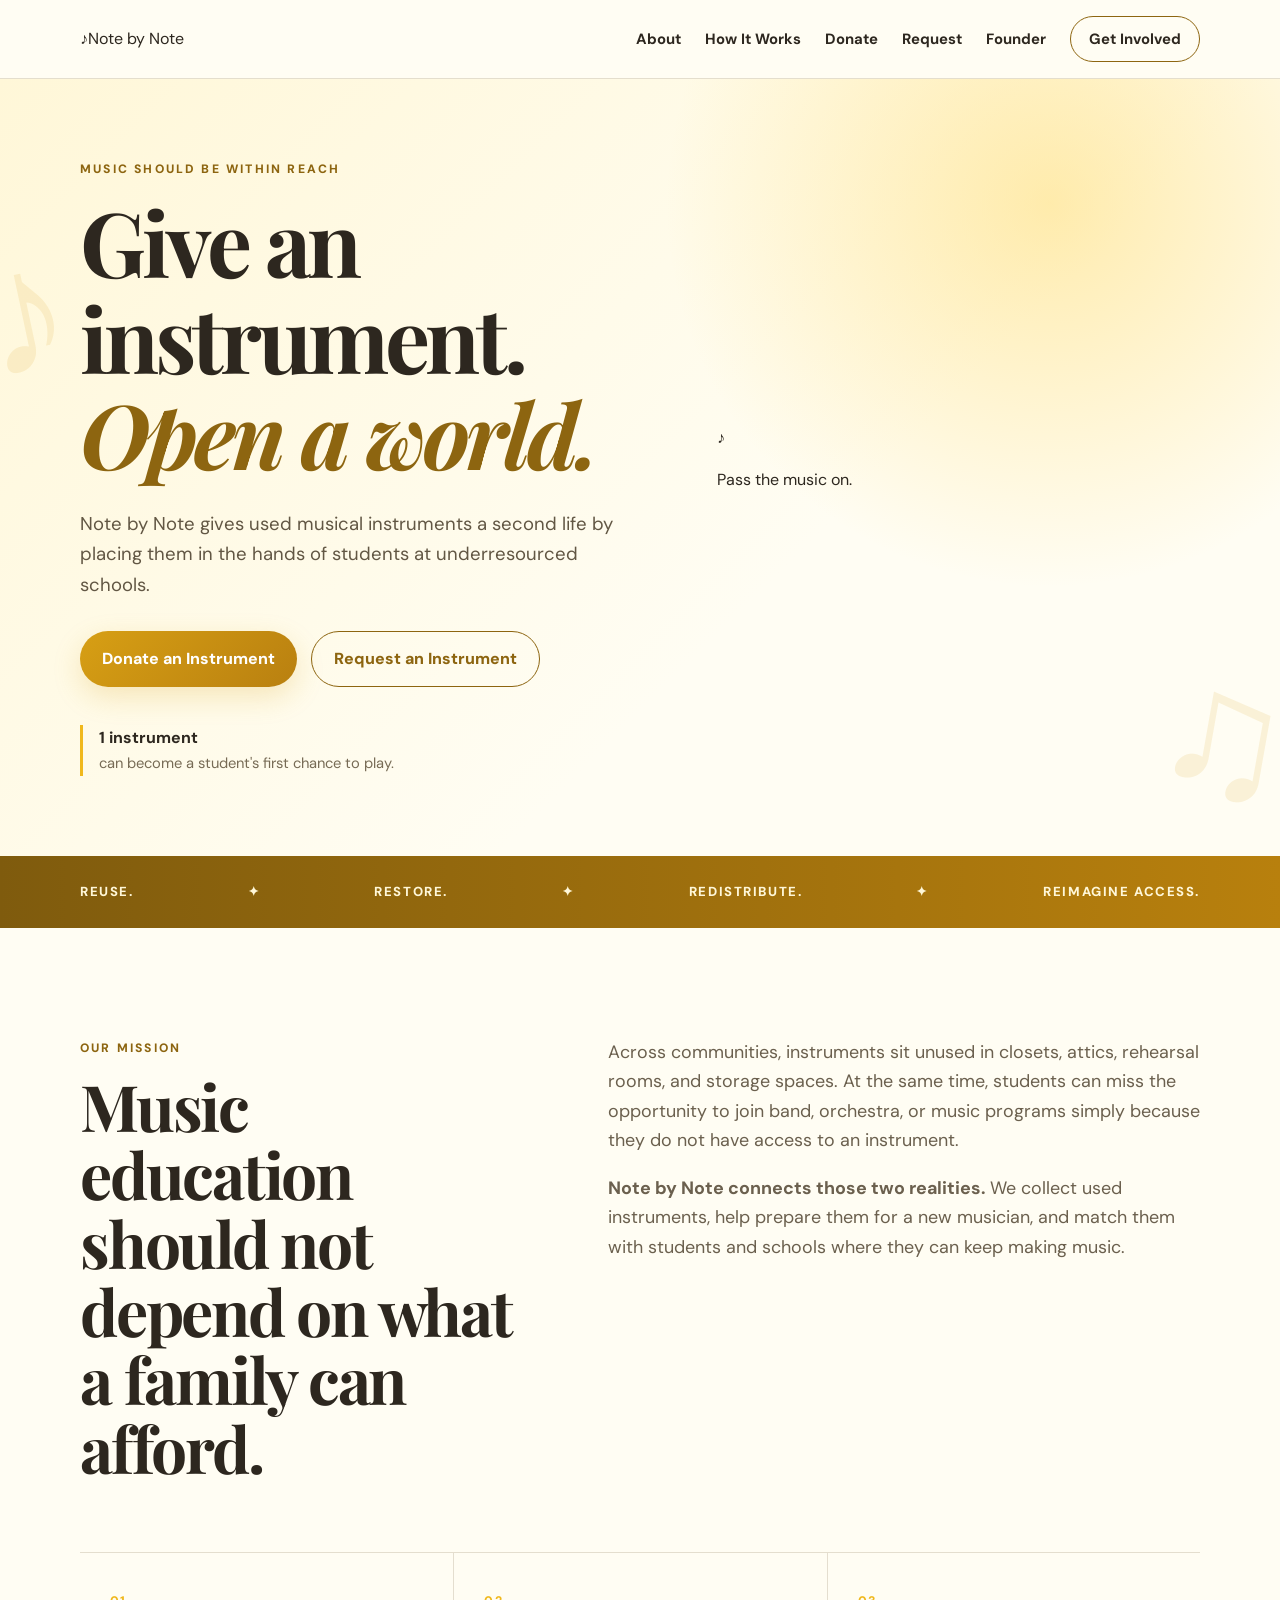
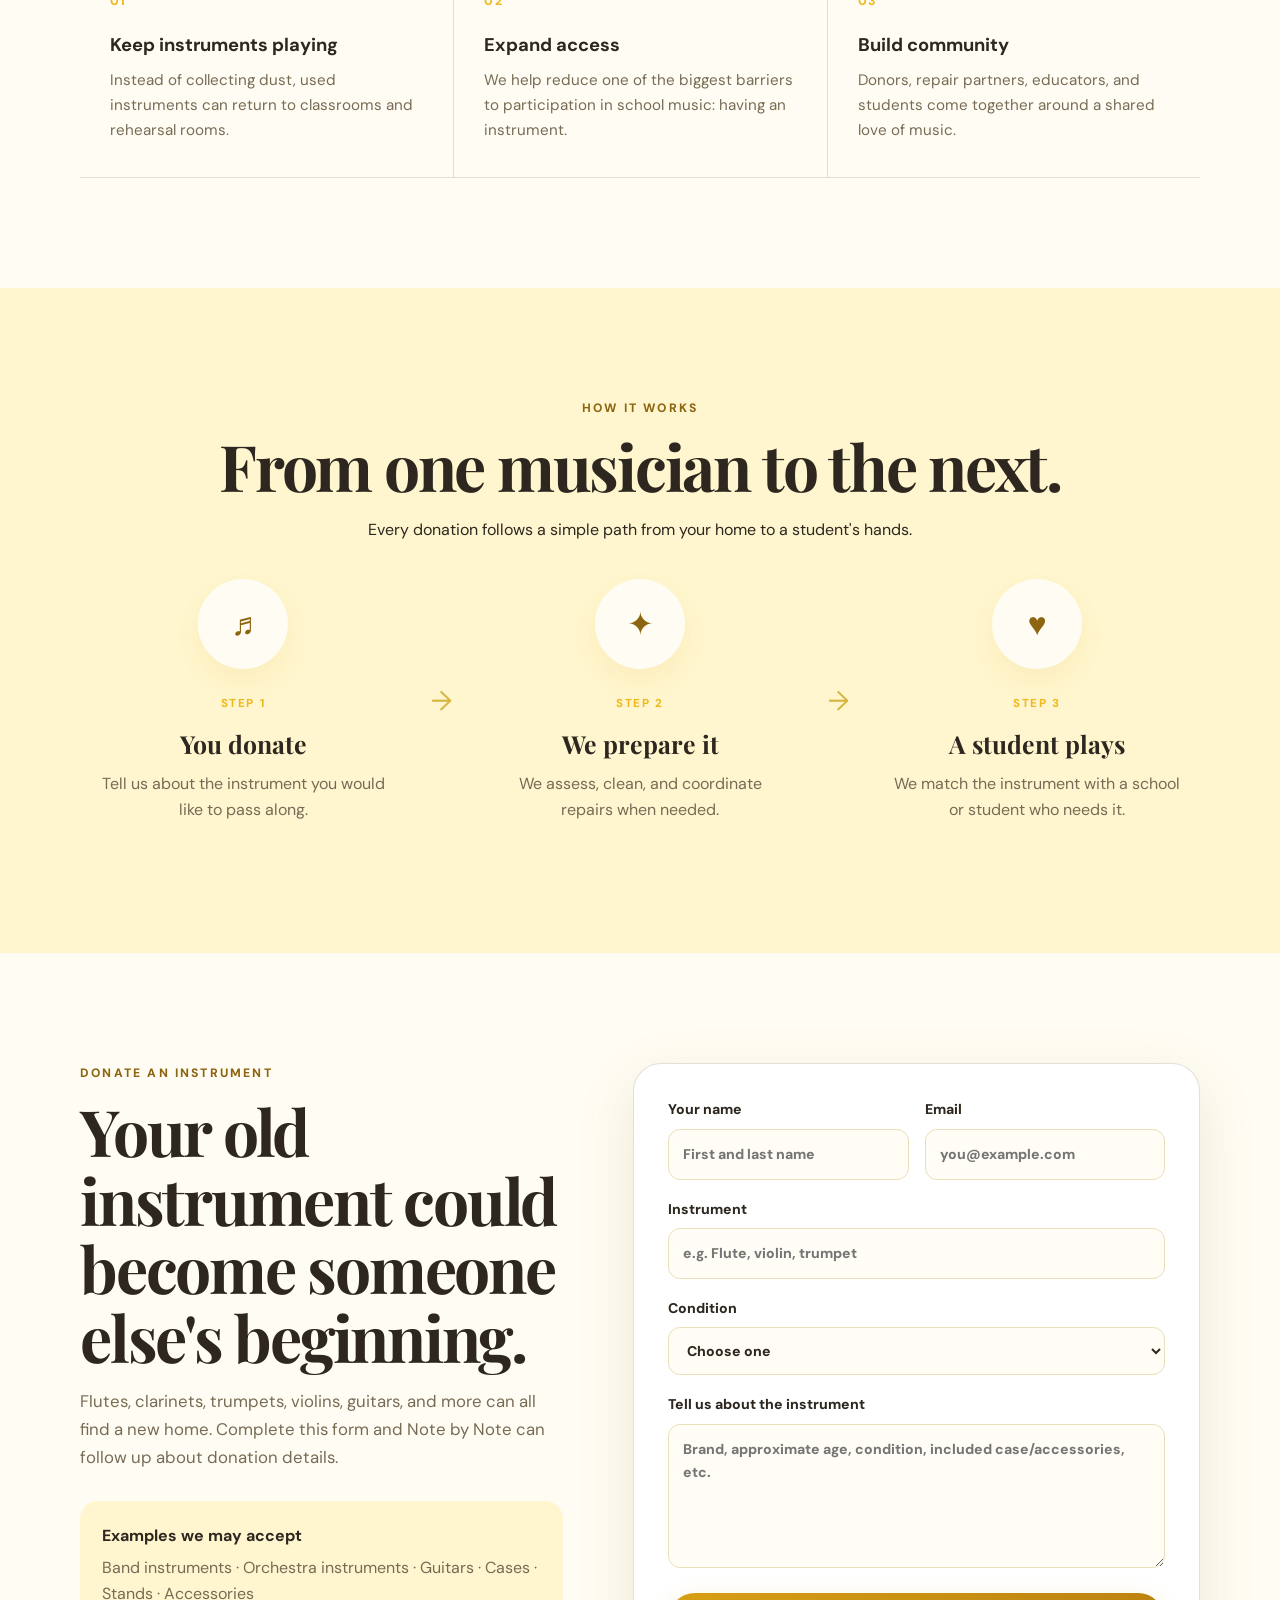
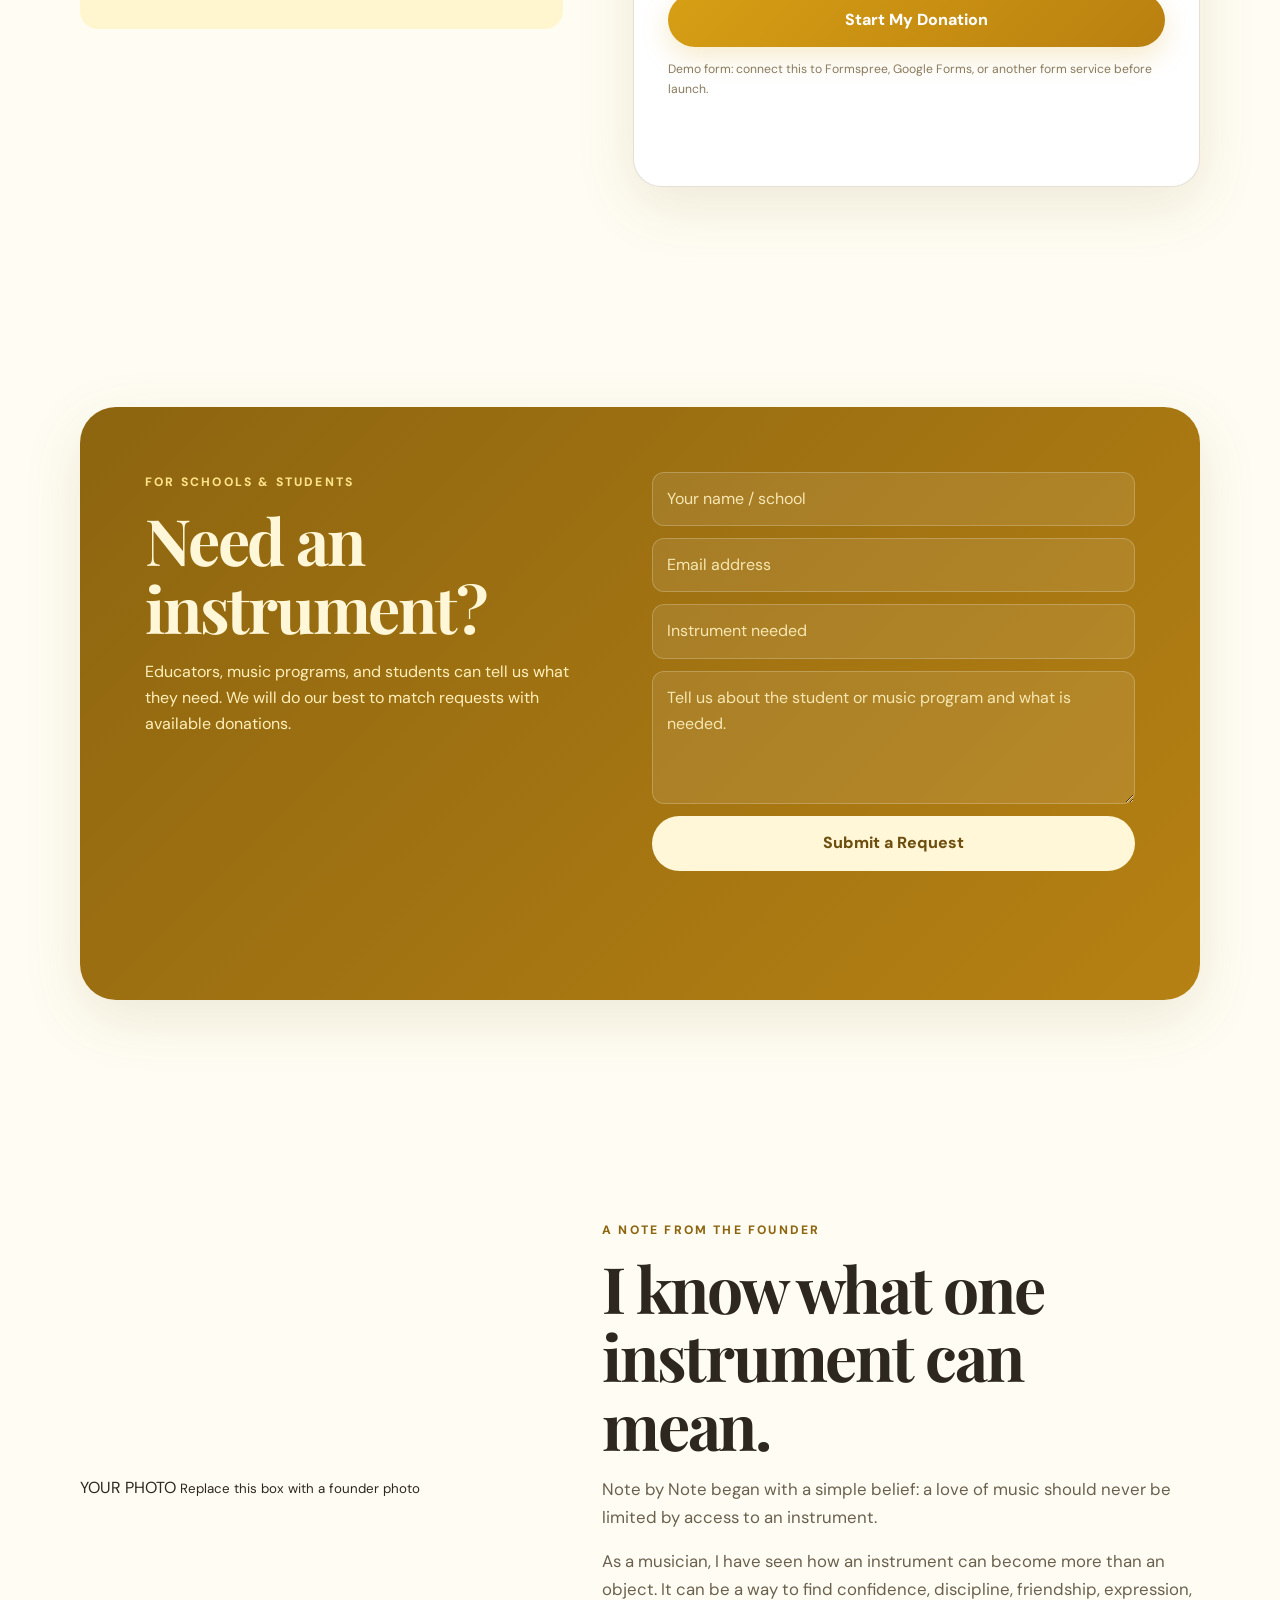
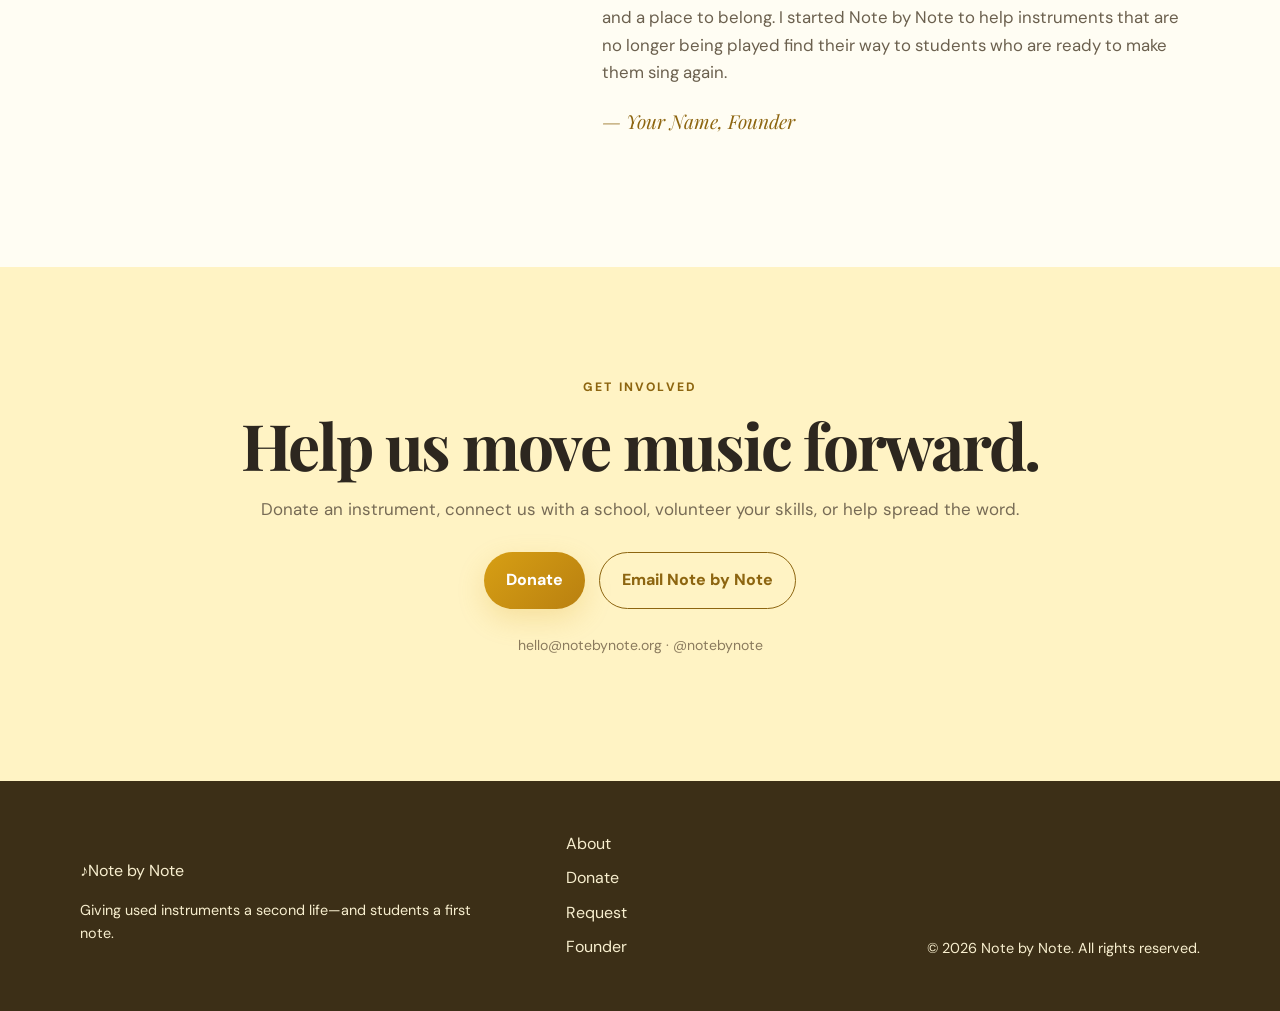
<file: index.html>
<!DOCTYPE html>
<html lang="en">
<head>
  <meta charset="UTF-8" />
  <meta name="viewport" content="width=device-width, initial-scale=1.0" />
  <meta name="description" content="Note by Note gives used musical instruments a second life by placing them in the hands of students at underresourced schools." />
  <title>Note by Note | Give Music a Second Life</title>
  <link rel="preconnect" href="https://fonts.googleapis.com">
  <link rel="preconnect" href="https://fonts.gstatic.com" crossorigin>
  <link href="https://fonts.googleapis.com/css2?family=DM+Sans:wght@400;500;600;700&family=Playfair+Display:wght@600;700&display=swap" rel="stylesheet">
  <link rel="stylesheet" href="styles.css" />
</head>
<body>
  <header class="site-header">
    <div class="container nav-wrap">
      <a href="#home" class="brand" aria-label="Note by Note home">
        <span class="brand-mark">♪</span>
        <span>Note by Note</span>
      </a>

      <button class="menu-toggle" aria-label="Open navigation" aria-expanded="false">
        <span></span><span></span><span></span>
      </button>

      <nav class="nav-links" aria-label="Main navigation">
        <a href="#about">About</a>
        <a href="#how-it-works">How It Works</a>
        <a href="#donate">Donate</a>
        <a href="#request">Request</a>
        <a href="#founder">Founder</a>
        <a href="#contact" class="nav-cta">Get Involved</a>
      </nav>
    </div>
  </header>

  <main>
    <section class="hero" id="home">
      <div class="hero-notes note-one">♪</div>
      <div class="hero-notes note-two">♫</div>
      <div class="container hero-grid">
        <div class="hero-copy">
          <p class="eyebrow">MUSIC SHOULD BE WITHIN REACH</p>
          <h1>Give an instrument.<br><span>Open a world.</span></h1>
          <p class="hero-text">
            Note by Note gives used musical instruments a second life by placing them
            in the hands of students at underresourced schools.
          </p>
          <div class="hero-actions">
            <a class="button button-primary" href="#donate">Donate an Instrument</a>
            <a class="button button-secondary" href="#request">Request an Instrument</a>
          </div>
          <div class="mini-proof">
            <div>
              <strong>1 instrument</strong>
              <span>can become a student's first chance to play.</span>
            </div>
          </div>
        </div>

        <div class="hero-art" aria-label="Decorative illustration of a donated instrument">
          <div class="arch-card">
            <div class="sun"></div>
            <div class="instrument-case">
              <div class="case-handle"></div>
              <div class="case-body">
                <span class="case-note">♪</span>
              </div>
            </div>
            <div class="ground-line"></div>
            <p>Pass the music on.</p>
          </div>
        </div>
      </div>
    </section>

    <section class="mission-strip">
      <div class="container mission-strip-grid">
        <p>REUSE.</p>
        <span>✦</span>
        <p>RESTORE.</p>
        <span>✦</span>
        <p>REDISTRIBUTE.</p>
        <span>✦</span>
        <p>REIMAGINE ACCESS.</p>
      </div>
    </section>

    <section class="section" id="about">
      <div class="container split-section">
        <div>
          <p class="eyebrow">OUR MISSION</p>
          <h2>Music education should not depend on what a family can afford.</h2>
        </div>
        <div class="large-body">
          <p>
            Across communities, instruments sit unused in closets, attics, rehearsal rooms,
            and storage spaces. At the same time, students can miss the opportunity to join
            band, orchestra, or music programs simply because they do not have access to an instrument.
          </p>
          <p>
            <strong>Note by Note connects those two realities.</strong> We collect used instruments,
            help prepare them for a new musician, and match them with students and schools where
            they can keep making music.
          </p>
        </div>
      </div>

      <div class="container impact-cards">
        <article class="impact-card">
          <span class="impact-number">01</span>
          <h3>Keep instruments playing</h3>
          <p>Instead of collecting dust, used instruments can return to classrooms and rehearsal rooms.</p>
        </article>
        <article class="impact-card">
          <span class="impact-number">02</span>
          <h3>Expand access</h3>
          <p>We help reduce one of the biggest barriers to participation in school music: having an instrument.</p>
        </article>
        <article class="impact-card">
          <span class="impact-number">03</span>
          <h3>Build community</h3>
          <p>Donors, repair partners, educators, and students come together around a shared love of music.</p>
        </article>
      </div>
    </section>

    <section class="section warm-section" id="how-it-works">
      <div class="container">
        <div class="section-heading centered">
          <p class="eyebrow">HOW IT WORKS</p>
          <h2>From one musician to the next.</h2>
          <p>Every donation follows a simple path from your home to a student's hands.</p>
        </div>

        <div class="steps">
          <article class="step">
            <div class="step-icon">♬</div>
            <span>STEP 1</span>
            <h3>You donate</h3>
            <p>Tell us about the instrument you would like to pass along.</p>
          </article>
          <div class="step-arrow">→</div>
          <article class="step">
            <div class="step-icon">✦</div>
            <span>STEP 2</span>
            <h3>We prepare it</h3>
            <p>We assess, clean, and coordinate repairs when needed.</p>
          </article>
          <div class="step-arrow">→</div>
          <article class="step">
            <div class="step-icon">♥</div>
            <span>STEP 3</span>
            <h3>A student plays</h3>
            <p>We match the instrument with a school or student who needs it.</p>
          </article>
        </div>
      </div>
    </section>

    <section class="section donate-section" id="donate">
      <div class="container form-layout">
        <div class="form-intro">
          <p class="eyebrow">DONATE AN INSTRUMENT</p>
          <h2>Your old instrument could become someone else's beginning.</h2>
          <p>
            Flutes, clarinets, trumpets, violins, guitars, and more can all find a new home.
            Complete this form and Note by Note can follow up about donation details.
          </p>
          <div class="accepted-box">
            <strong>Examples we may accept</strong>
            <p>Band instruments · Orchestra instruments · Guitars · Cases · Stands · Accessories</p>
          </div>
        </div>

        <form class="card-form" id="donationForm">
          <div class="two-col">
            <label>
              Your name
              <input type="text" name="name" placeholder="First and last name" required>
            </label>
            <label>
              Email
              <input type="email" name="email" placeholder="you@example.com" required>
            </label>
          </div>

          <label>
            Instrument
            <input type="text" name="instrument" placeholder="e.g. Flute, violin, trumpet" required>
          </label>

          <label>
            Condition
            <select name="condition" required>
              <option value="">Choose one</option>
              <option>Ready to play</option>
              <option>May need a tune-up</option>
              <option>Needs repair</option>
              <option>Not sure</option>
            </select>
          </label>

          <label>
            Tell us about the instrument
            <textarea name="details" rows="5" placeholder="Brand, approximate age, condition, included case/accessories, etc."></textarea>
          </label>

          <button class="button button-primary full" type="submit">Start My Donation</button>
          <p class="form-note">Demo form: connect this to Formspree, Google Forms, or another form service before launch.</p>
          <p class="form-message" aria-live="polite"></p>
        </form>
      </div>
    </section>

    <section class="section request-section" id="request">
      <div class="container request-card">
        <div>
          <p class="eyebrow light-eyebrow">FOR SCHOOLS & STUDENTS</p>
          <h2>Need an instrument?</h2>
          <p>
            Educators, music programs, and students can tell us what they need.
            We will do our best to match requests with available donations.
          </p>
        </div>
        <form class="request-form" id="requestForm">
          <input aria-label="Name" type="text" placeholder="Your name / school" required>
          <input aria-label="Email" type="email" placeholder="Email address" required>
          <input aria-label="Requested instrument" type="text" placeholder="Instrument needed" required>
          <textarea aria-label="Request details" rows="4" placeholder="Tell us about the student or music program and what is needed."></textarea>
          <button class="button button-light" type="submit">Submit a Request</button>
          <p class="request-message" aria-live="polite"></p>
        </form>
      </div>
    </section>

    <section class="section" id="founder">
      <div class="container founder-grid">
        <div class="founder-photo">
          <div class="photo-placeholder">
            <span>YOUR PHOTO</span>
            <small>Replace this box with a founder photo</small>
          </div>
        </div>
        <div class="founder-copy">
          <p class="eyebrow">A NOTE FROM THE FOUNDER</p>
          <h2>I know what one instrument can mean.</h2>
          <p>
            Note by Note began with a simple belief: a love of music should never be limited
            by access to an instrument.
          </p>
          <p>
            As a musician, I have seen how an instrument can become more than an object.
            It can be a way to find confidence, discipline, friendship, expression, and a place
            to belong. I started Note by Note to help instruments that are no longer being played
            find their way to students who are ready to make them sing again.
          </p>
          <p class="signature">— Your Name, Founder</p>
        </div>
      </div>
    </section>

    <section class="section get-involved" id="contact">
      <div class="container centered">
        <p class="eyebrow">GET INVOLVED</p>
        <h2>Help us move music forward.</h2>
        <p class="section-subtitle">
          Donate an instrument, connect us with a school, volunteer your skills, or help spread the word.
        </p>
        <div class="cta-row">
          <a href="#donate" class="button button-primary">Donate</a>
          <a href="mailto:hello@notebynote.org" class="button button-secondary">Email Note by Note</a>
        </div>
        <p class="contact-placeholder">hello@notebynote.org · @notebynote</p>
      </div>
    </section>
  </main>

  <footer>
    <div class="container footer-grid">
      <div>
        <a href="#home" class="brand footer-brand">
          <span class="brand-mark">♪</span>
          <span>Note by Note</span>
        </a>
        <p>Giving used instruments a second life—and students a first note.</p>
      </div>
      <div class="footer-links">
        <a href="#about">About</a>
        <a href="#donate">Donate</a>
        <a href="#request">Request</a>
        <a href="#founder">Founder</a>
      </div>
      <p class="copyright">© <span id="year"></span> Note by Note. All rights reserved.</p>
    </div>
  </footer>

  <script src="script.js"></script>
</body>
</html>
</file>
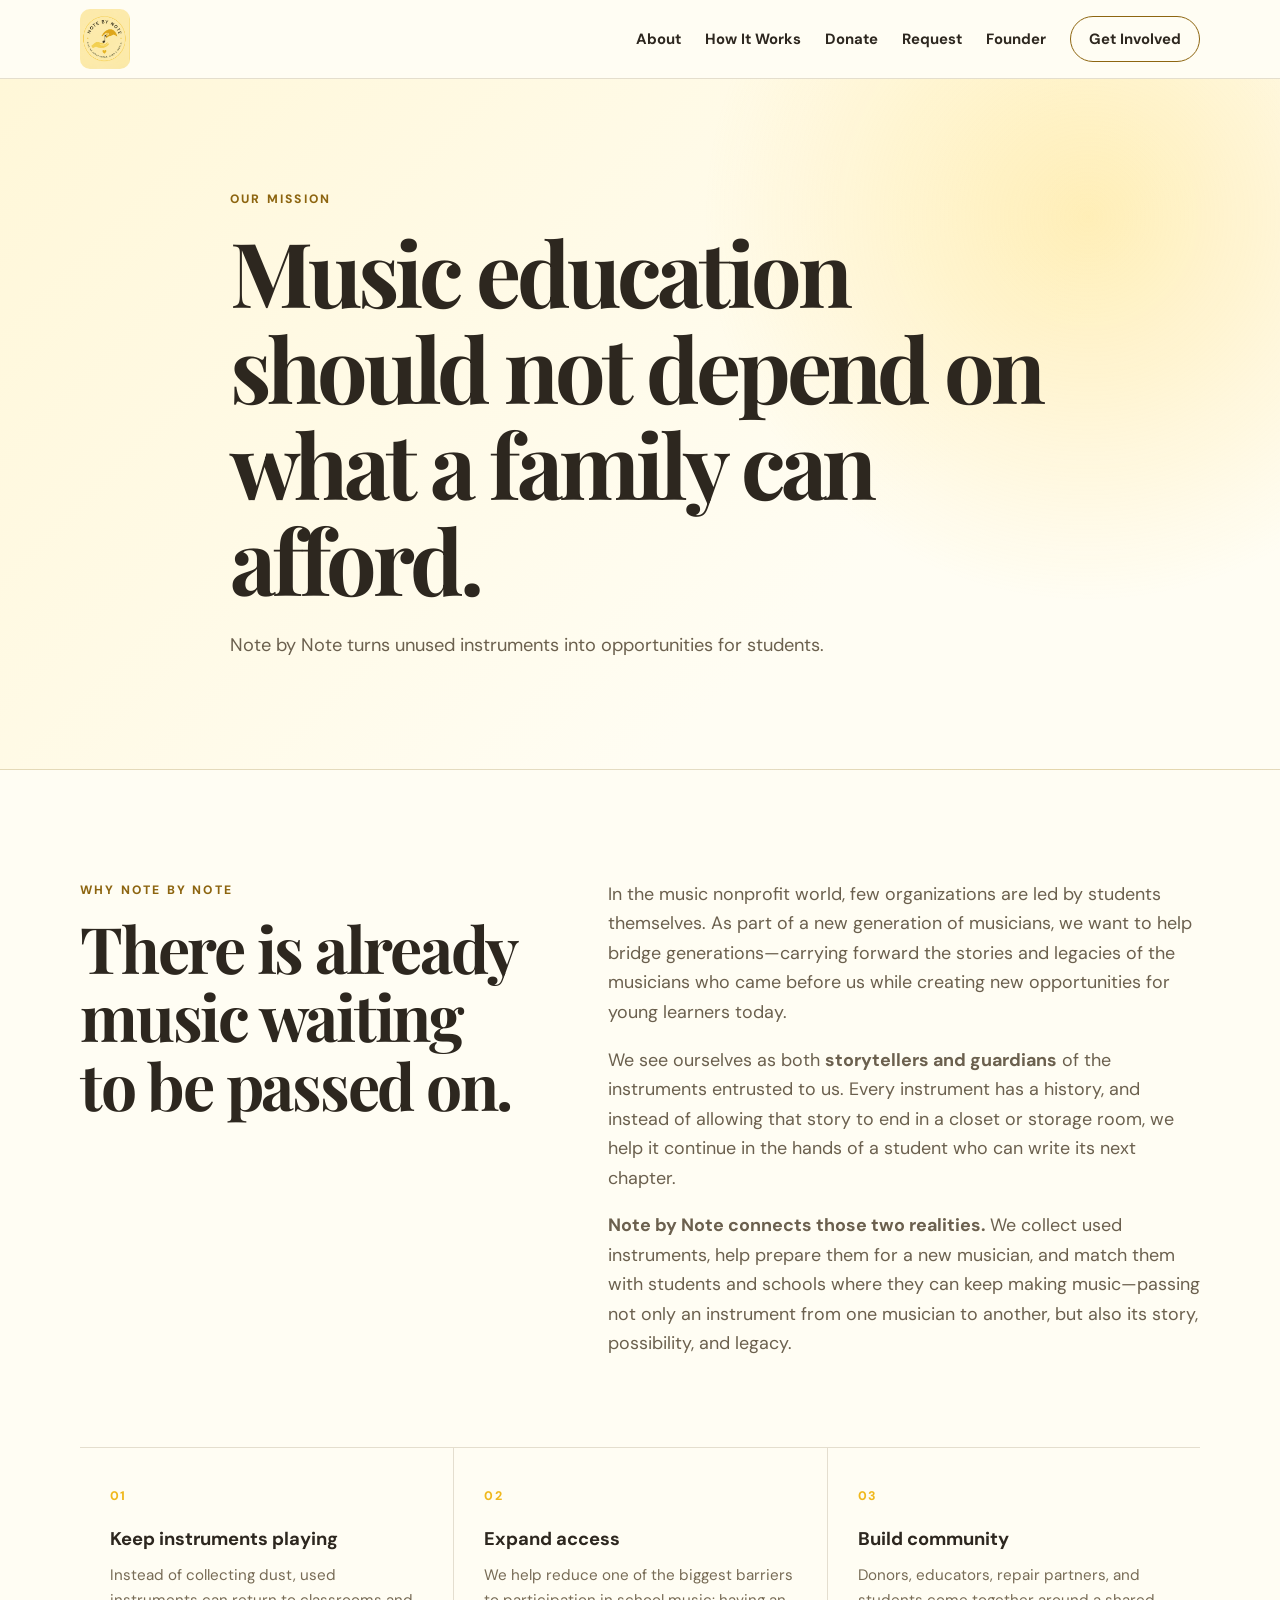
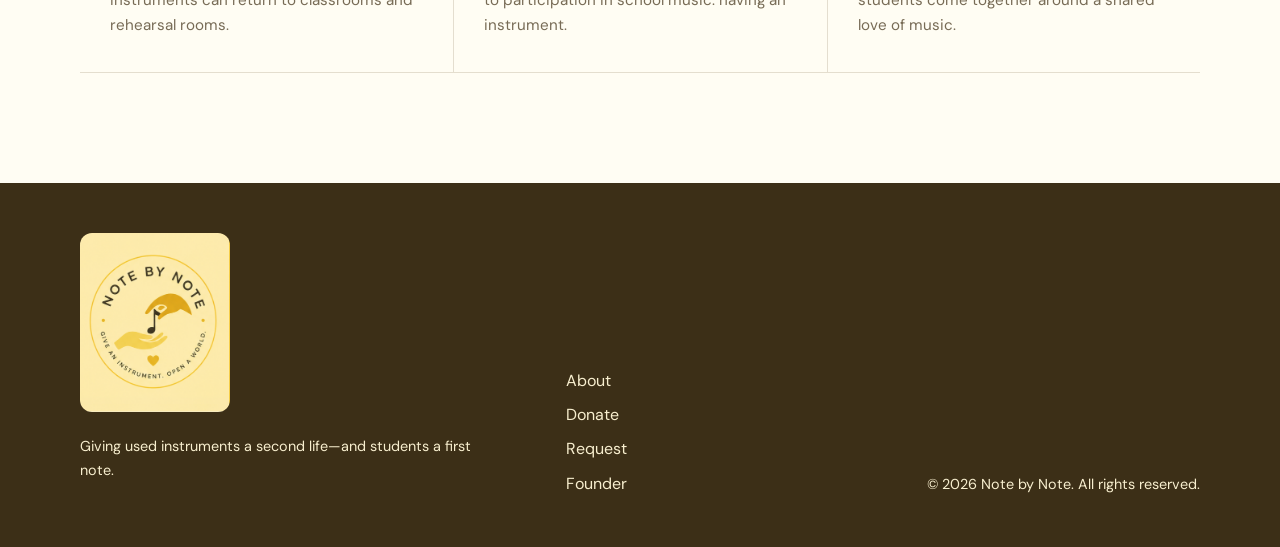
<file: about.html>
<!DOCTYPE html>
<html lang="en">
<head>
  <meta charset="UTF-8" />
  <meta name="viewport" content="width=device-width, initial-scale=1.0" />
  <meta name="description" content="Note by Note gives used musical instruments a second life by placing them in the hands of students at underresourced schools." />
  <title>About | Note by Note</title>
  <link rel="preconnect" href="https://fonts.googleapis.com">
  <link rel="preconnect" href="https://fonts.gstatic.com" crossorigin>
  <link href="https://fonts.googleapis.com/css2?family=DM+Sans:wght@400;500;600;700&family=Playfair+Display:wght@600;700&display=swap" rel="stylesheet">
  <link rel="stylesheet" href="styles.css" />
</head>
<body>

<header class="site-header">
  <div class="container nav-wrap">
    <a href="index.html" class="brand" aria-label="Note by Note home">
      <img src="logo-note-by-note.png" alt="Note by Note logo" class="header-logo">
    </a>

    <button class="menu-toggle" aria-label="Open navigation" aria-expanded="false">
      <span></span><span></span><span></span>
    </button>

    <nav class="nav-links" aria-label="Main navigation">
      <a href="about.html">About</a>
      <a href="how-it-works.html">How It Works</a>
      <a href="donate.html">Donate</a>
      <a href="request.html">Request</a>
      <a href="founder.html">Founder</a>
      <a href="contact.html" class="nav-cta">Get Involved</a>
    </nav>
  </div>
</header>
<main>

<section class="page-hero">
  <div class="container narrow">
    <p class="eyebrow">OUR MISSION</p>
    <h1>Music education should not depend on what a family can afford.</h1>
    <p>Note by Note turns unused instruments into opportunities for students.</p>
  </div>
</section>

<section class="section">
  <div class="container split-section">
    <div>
      <p class="eyebrow">WHY NOTE BY NOTE</p>
      <h2>There is already music waiting to be passed on.</h2>
    </div>
    <div class="large-body">
      <p>
        In the music nonprofit world, few organizations are led by students themselves.
        As part of a new generation of musicians, we want to help bridge generations—carrying
        forward the stories and legacies of the musicians who came before us while creating
        new opportunities for young learners today.
      </p>
      <p>
        We see ourselves as both <strong>storytellers and guardians</strong> of the instruments
        entrusted to us. Every instrument has a history, and instead of allowing that story to
        end in a closet or storage room, we help it continue in the hands of a student who can
        write its next chapter.
      </p>
      <p>
        <strong>Note by Note connects those two realities.</strong> We collect used instruments,
        help prepare them for a new musician, and match them with students and schools where
        they can keep making music—passing not only an instrument from one musician to another,
        but also its story, possibility, and legacy.
      </p>
    </div>
  </div>

  <div class="container impact-cards">
    <article class="impact-card">
      <span class="impact-number">01</span>
      <h3>Keep instruments playing</h3>
      <p>Instead of collecting dust, used instruments can return to classrooms and rehearsal rooms.</p>
    </article>
    <article class="impact-card">
      <span class="impact-number">02</span>
      <h3>Expand access</h3>
      <p>We help reduce one of the biggest barriers to participation in school music: having an instrument.</p>
    </article>
    <article class="impact-card">
      <span class="impact-number">03</span>
      <h3>Build community</h3>
      <p>Donors, educators, repair partners, and students come together around a shared love of music.</p>
    </article>
  </div>
</section>

</main>

<footer>
  <div class="container footer-grid">
    <div>
      <a href="index.html" class="brand footer-brand">
        <img src="logo-note-by-note.png" alt="Note by Note logo" class="footer-logo">
      </a>
      <p>Giving used instruments a second life—and students a first note.</p>
    </div>
    <div class="footer-links">
      <a href="about.html">About</a>
      <a href="donate.html">Donate</a>
      <a href="request.html">Request</a>
      <a href="founder.html">Founder</a>
    </div>
    <p class="copyright">© <span id="year"></span> Note by Note. All rights reserved.</p>
  </div>
</footer>
<script src="script.js"></script>
</body>
</html>
</file>
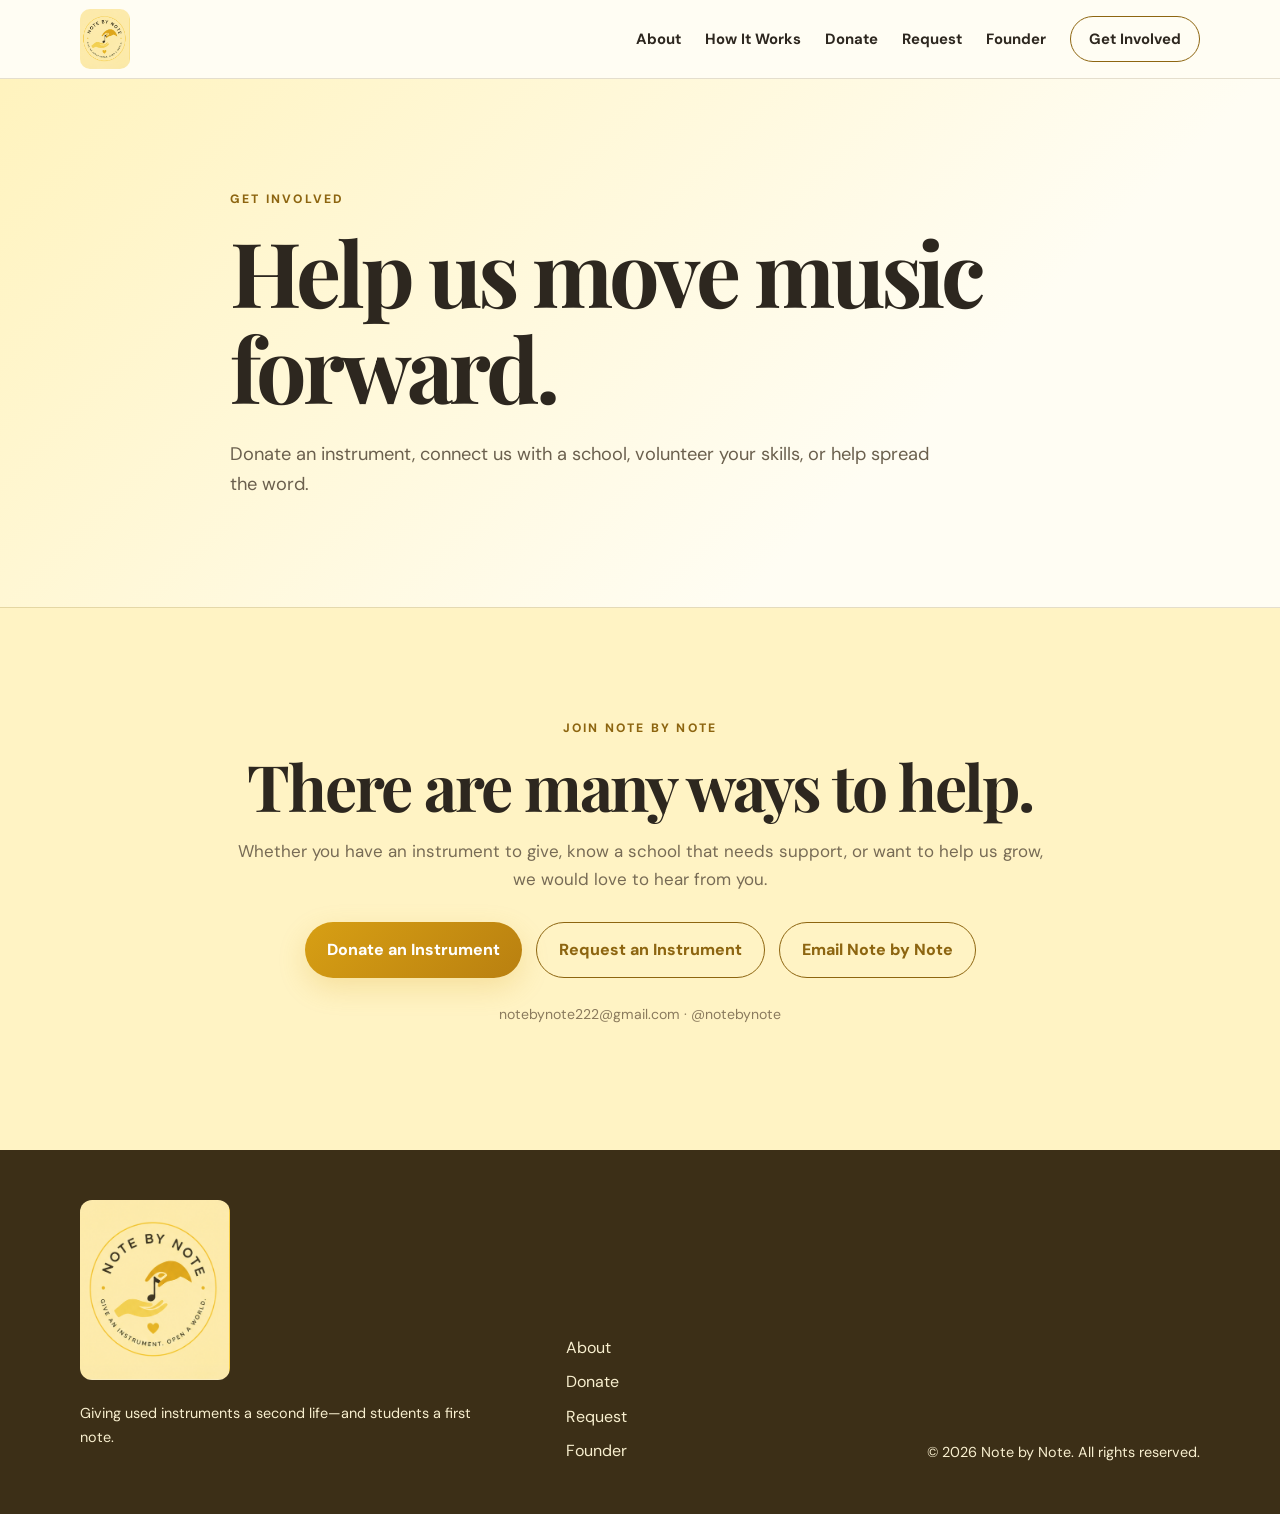
<file: contact.html>
<!DOCTYPE html>
<html lang="en">
<head>
  <meta charset="UTF-8" />
  <meta name="viewport" content="width=device-width, initial-scale=1.0" />
  <meta name="description" content="Note by Note gives used musical instruments a second life by placing them in the hands of students at underresourced schools." />
  <title>Get Involved | Note by Note</title>
  <link rel="preconnect" href="https://fonts.googleapis.com">
  <link rel="preconnect" href="https://fonts.gstatic.com" crossorigin>
  <link href="https://fonts.googleapis.com/css2?family=DM+Sans:wght@400;500;600;700&family=Playfair+Display:wght@600;700&display=swap" rel="stylesheet">
  <link rel="stylesheet" href="styles.css" />
</head>
<body>

<header class="site-header">
  <div class="container nav-wrap">
    <a href="index.html" class="brand" aria-label="Note by Note home">
      <img src="logo-note-by-note.png" alt="Note by Note logo" class="header-logo">
    </a>

    <button class="menu-toggle" aria-label="Open navigation" aria-expanded="false">
      <span></span><span></span><span></span>
    </button>

    <nav class="nav-links" aria-label="Main navigation">
      <a href="about.html">About</a>
      <a href="how-it-works.html">How It Works</a>
      <a href="donate.html">Donate</a>
      <a href="request.html">Request</a>
      <a href="founder.html">Founder</a>
      <a href="contact.html" class="nav-cta">Get Involved</a>
    </nav>
  </div>
</header>
<main>

<section class="page-hero warm-page-hero">
  <div class="container narrow">
    <p class="eyebrow">GET INVOLVED</p>
    <h1>Help us move music forward.</h1>
    <p>Donate an instrument, connect us with a school, volunteer your skills, or help spread the word.</p>
  </div>
</section>

<section class="section get-involved">
  <div class="container centered narrow">
    <p class="eyebrow">JOIN NOTE BY NOTE</p>
    <h2>There are many ways to help.</h2>
    <p class="section-subtitle">
      Whether you have an instrument to give, know a school that needs support, or want to help us grow, we would love to hear from you.
    </p>
    <div class="cta-row">
      <a href="donate.html" class="button button-primary">Donate an Instrument</a>
      <a href="request.html" class="button button-secondary">Request an Instrument</a>
      <a href="mailto:notebynote222@gmail.com" class="button button-secondary">Email Note by Note</a>
    </div>
    <p class="contact-placeholder">notebynote222@gmail.com · @notebynote</p>
  </div>
</section>

</main>

<footer>
  <div class="container footer-grid">
    <div>
      <a href="index.html" class="brand footer-brand">
        <img src="logo-note-by-note.png" alt="Note by Note logo" class="footer-logo">
      </a>
      <p>Giving used instruments a second life—and students a first note.</p>
    </div>
    <div class="footer-links">
      <a href="about.html">About</a>
      <a href="donate.html">Donate</a>
      <a href="request.html">Request</a>
      <a href="founder.html">Founder</a>
    </div>
    <p class="copyright">© <span id="year"></span> Note by Note. All rights reserved.</p>
  </div>
</footer>
<script src="script.js"></script>
</body>
</html>
</file>
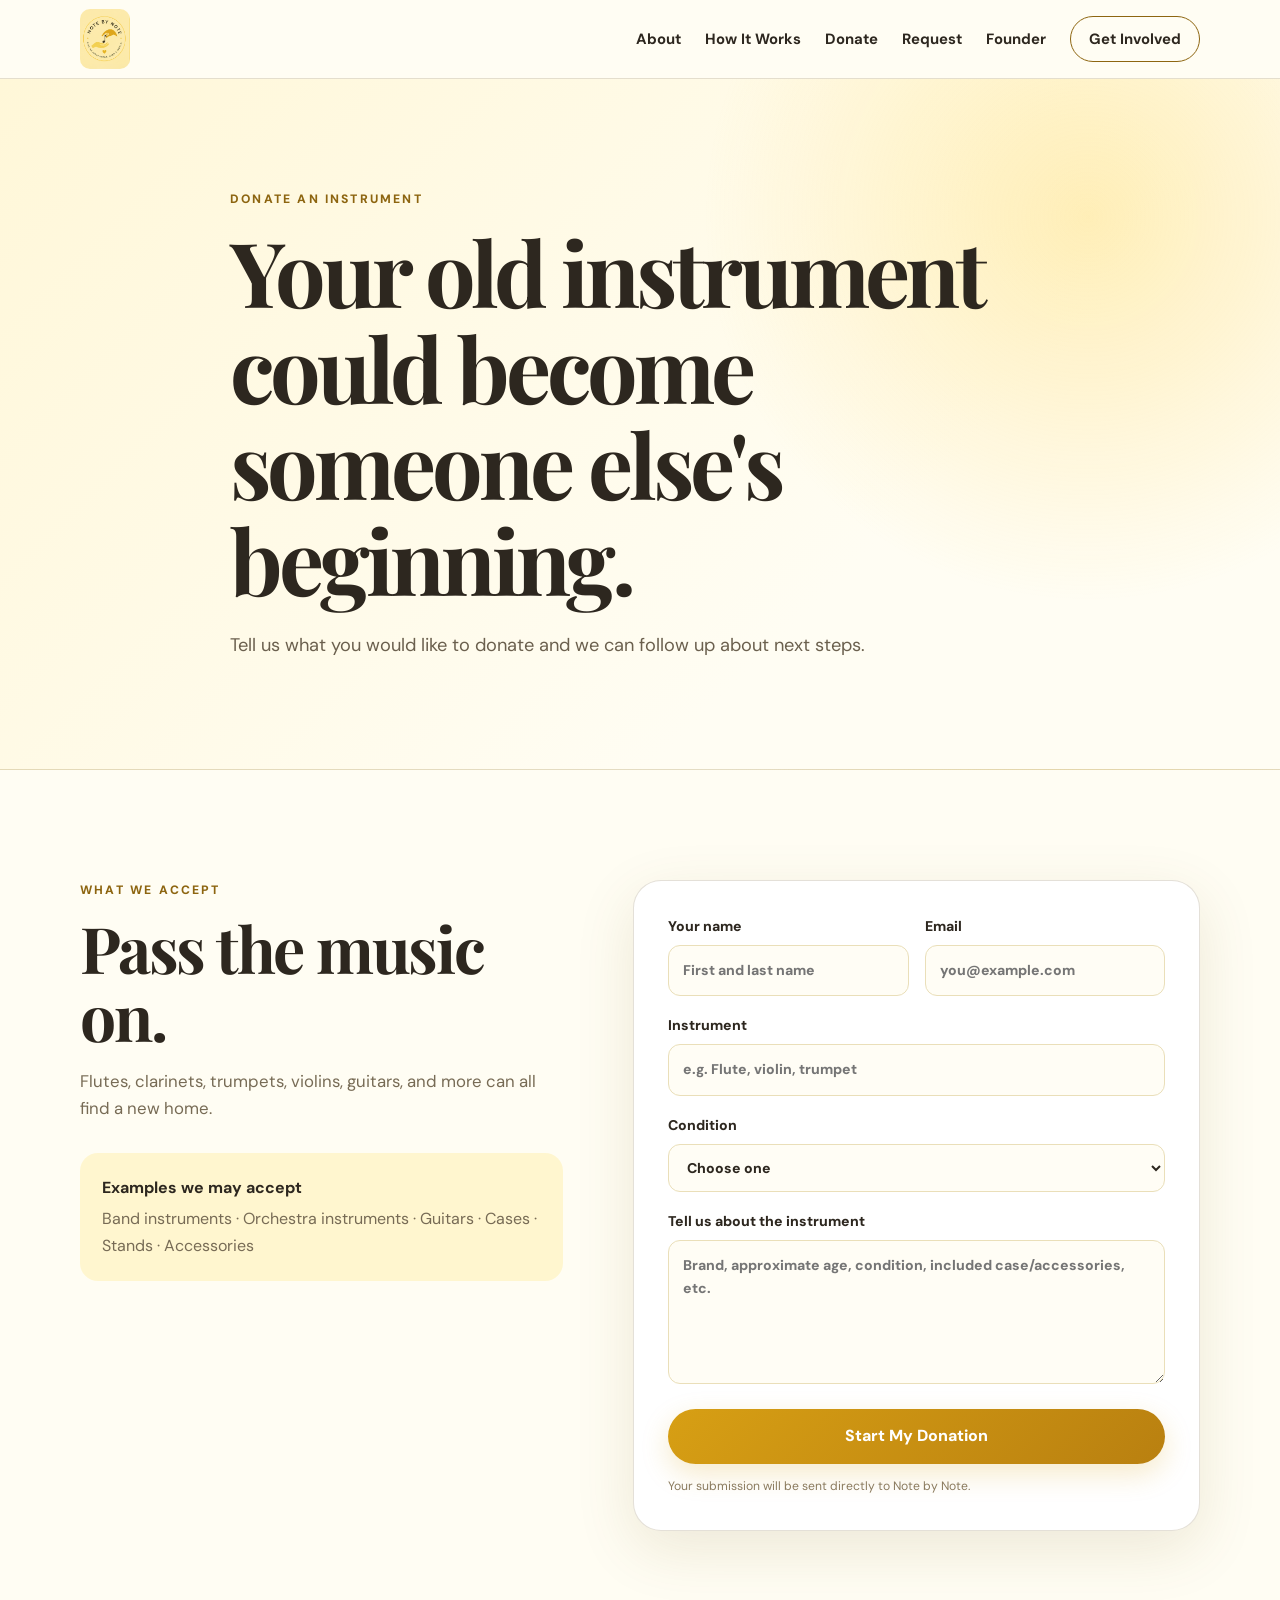
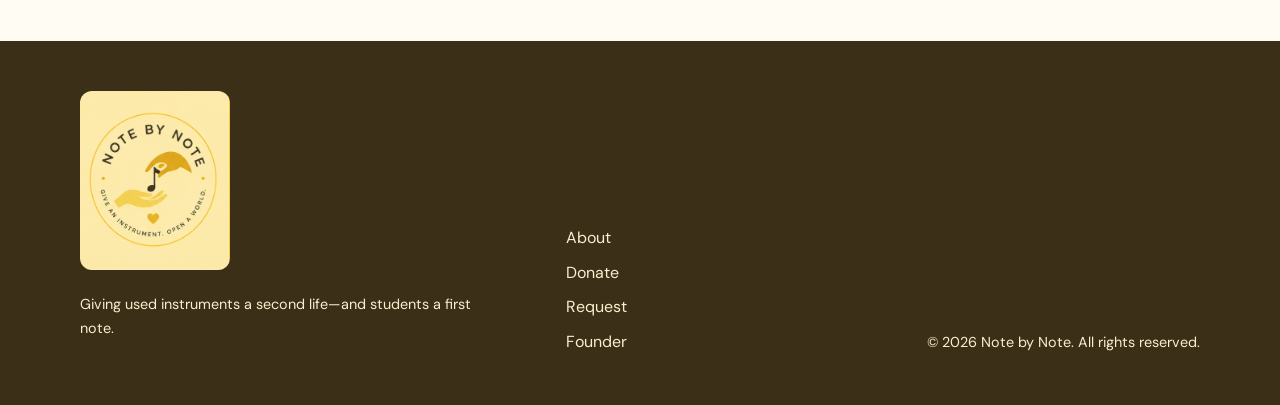
<file: donate.html>
<!DOCTYPE html>
<html lang="en">
<head>
  <meta charset="UTF-8" />
  <meta name="viewport" content="width=device-width, initial-scale=1.0" />
  <meta name="description" content="Note by Note gives used musical instruments a second life by placing them in the hands of students at underresourced schools." />
  <title>Donate | Note by Note</title>
  <link rel="preconnect" href="https://fonts.googleapis.com">
  <link rel="preconnect" href="https://fonts.gstatic.com" crossorigin>
  <link href="https://fonts.googleapis.com/css2?family=DM+Sans:wght@400;500;600;700&family=Playfair+Display:wght@600;700&display=swap" rel="stylesheet">
  <link rel="stylesheet" href="styles.css" />
</head>
<body>

<header class="site-header">
  <div class="container nav-wrap">
    <a href="index.html" class="brand" aria-label="Note by Note home">
      <img src="logo-note-by-note.png" alt="Note by Note logo" class="header-logo">
    </a>

    <button class="menu-toggle" aria-label="Open navigation" aria-expanded="false">
      <span></span><span></span><span></span>
    </button>

    <nav class="nav-links" aria-label="Main navigation">
      <a href="about.html">About</a>
      <a href="how-it-works.html">How It Works</a>
      <a href="donate.html">Donate</a>
      <a href="request.html">Request</a>
      <a href="founder.html">Founder</a>
      <a href="contact.html" class="nav-cta">Get Involved</a>
    </nav>
  </div>
</header>
<main>

<section class="page-hero">
  <div class="container narrow">
    <p class="eyebrow">DONATE AN INSTRUMENT</p>
    <h1>Your old instrument could become someone else's beginning.</h1>
    <p>Tell us what you would like to donate and we can follow up about next steps.</p>
  </div>
</section>

<section class="section">
  <div class="container form-layout">
    <div class="form-intro">
      <p class="eyebrow">WHAT WE ACCEPT</p>
      <h2>Pass the music on.</h2>
      <p>
        Flutes, clarinets, trumpets, violins, guitars, and more can all find a new home.
      </p>
      <div class="accepted-box">
        <strong>Examples we may accept</strong>
        <p>Band instruments · Orchestra instruments · Guitars · Cases · Stands · Accessories</p>
      </div>
    </div>

    <form class="card-form" id="donationForm" action="https://formsubmit.co/notebynote222@gmail.com" method="POST">
      <input type="hidden" name="_subject" value="New Note by Note Instrument Donation">
      <input type="hidden" name="_template" value="table">
      <div class="two-col">
        <label>Your name<input type="text" name="name" placeholder="First and last name" required></label>
        <label>Email<input type="email" name="email" placeholder="you@example.com" required></label>
      </div>
      <label>Instrument<input type="text" name="instrument" placeholder="e.g. Flute, violin, trumpet" required></label>
      <label>Condition
        <select name="condition" required>
          <option value="">Choose one</option>
          <option>Ready to play</option>
          <option>May need a tune-up</option>
          <option>Needs repair</option>
          <option>Not sure</option>
        </select>
      </label>
      <label>Tell us about the instrument
        <textarea name="details" rows="5" placeholder="Brand, approximate age, condition, included case/accessories, etc."></textarea>
      </label>
      <button class="button button-primary full" type="submit">Start My Donation</button>
      <p class="form-note">Your submission will be sent directly to Note by Note.</p>
      
    </form>
  </div>
</section>

</main>

<footer>
  <div class="container footer-grid">
    <div>
      <a href="index.html" class="brand footer-brand">
        <img src="logo-note-by-note.png" alt="Note by Note logo" class="footer-logo">
      </a>
      <p>Giving used instruments a second life—and students a first note.</p>
    </div>
    <div class="footer-links">
      <a href="about.html">About</a>
      <a href="donate.html">Donate</a>
      <a href="request.html">Request</a>
      <a href="founder.html">Founder</a>
    </div>
    <p class="copyright">© <span id="year"></span> Note by Note. All rights reserved.</p>
  </div>
</footer>
<script src="script.js"></script>
</body>
</html>
</file>
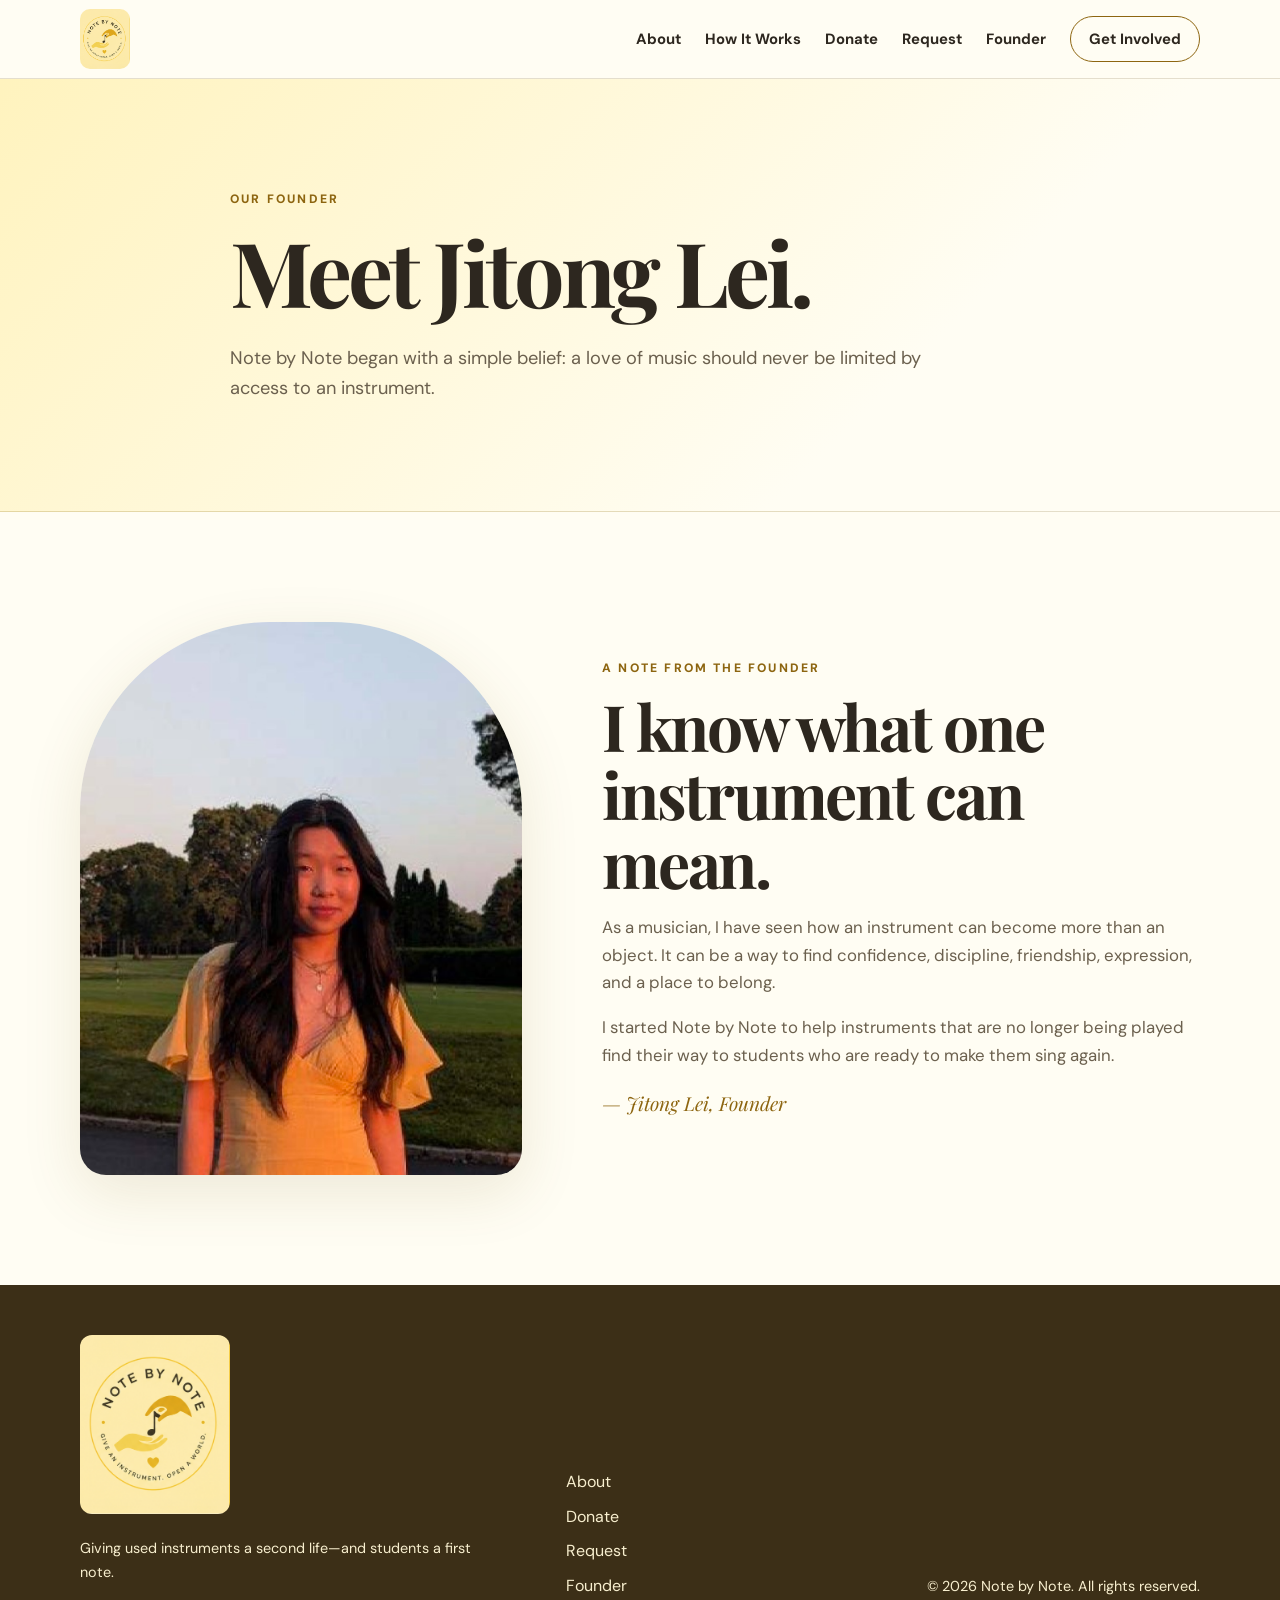
<file: founder.html>
<!DOCTYPE html>
<html lang="en">
<head>
  <meta charset="UTF-8" />
  <meta name="viewport" content="width=device-width, initial-scale=1.0" />
  <meta name="description" content="Note by Note gives used musical instruments a second life by placing them in the hands of students at underresourced schools." />
  <title>Founder | Note by Note</title>
  <link rel="preconnect" href="https://fonts.googleapis.com">
  <link rel="preconnect" href="https://fonts.gstatic.com" crossorigin>
  <link href="https://fonts.googleapis.com/css2?family=DM+Sans:wght@400;500;600;700&family=Playfair+Display:wght@600;700&display=swap" rel="stylesheet">
  <link rel="stylesheet" href="styles.css" />
</head>
<body>

<header class="site-header">
  <div class="container nav-wrap">
    <a href="index.html" class="brand" aria-label="Note by Note home">
      <img src="logo-note-by-note.png" alt="Note by Note logo" class="header-logo">
    </a>

    <button class="menu-toggle" aria-label="Open navigation" aria-expanded="false">
      <span></span><span></span><span></span>
    </button>

    <nav class="nav-links" aria-label="Main navigation">
      <a href="about.html">About</a>
      <a href="how-it-works.html">How It Works</a>
      <a href="donate.html">Donate</a>
      <a href="request.html">Request</a>
      <a href="founder.html">Founder</a>
      <a href="contact.html" class="nav-cta">Get Involved</a>
    </nav>
  </div>
</header>
<main>

<section class="page-hero founder-page-head">
  <div class="container narrow">
    <p class="eyebrow">OUR FOUNDER</p>
    <h1>Meet Jitong Lei.</h1>
    <p>Note by Note began with a simple belief: a love of music should never be limited by access to an instrument.</p>
  </div>
</section>

<section class="section">
  <div class="container founder-grid">
    <div class="founder-photo">
      <img class="founder-image" src="founder-jitong-lei.jpg" alt="Jitong Lei, founder of Note by Note">
    </div>
    <div class="founder-copy">
      <p class="eyebrow">A NOTE FROM THE FOUNDER</p>
      <h2>I know what one instrument can mean.</h2>
      <p>
        As a musician, I have seen how an instrument can become more than an object.
        It can be a way to find confidence, discipline, friendship, expression, and a place
        to belong.
      </p>
      <p>
        I started Note by Note to help instruments that are no longer being played find their
        way to students who are ready to make them sing again.
      </p>
      <p class="signature">— Jitong Lei, Founder</p>
    </div>
  </div>
</section>

</main>

<footer>
  <div class="container footer-grid">
    <div>
      <a href="index.html" class="brand footer-brand">
        <img src="logo-note-by-note.png" alt="Note by Note logo" class="footer-logo">
      </a>
      <p>Giving used instruments a second life—and students a first note.</p>
    </div>
    <div class="footer-links">
      <a href="about.html">About</a>
      <a href="donate.html">Donate</a>
      <a href="request.html">Request</a>
      <a href="founder.html">Founder</a>
    </div>
    <p class="copyright">© <span id="year"></span> Note by Note. All rights reserved.</p>
  </div>
</footer>
<script src="script.js"></script>
</body>
</html>
</file>
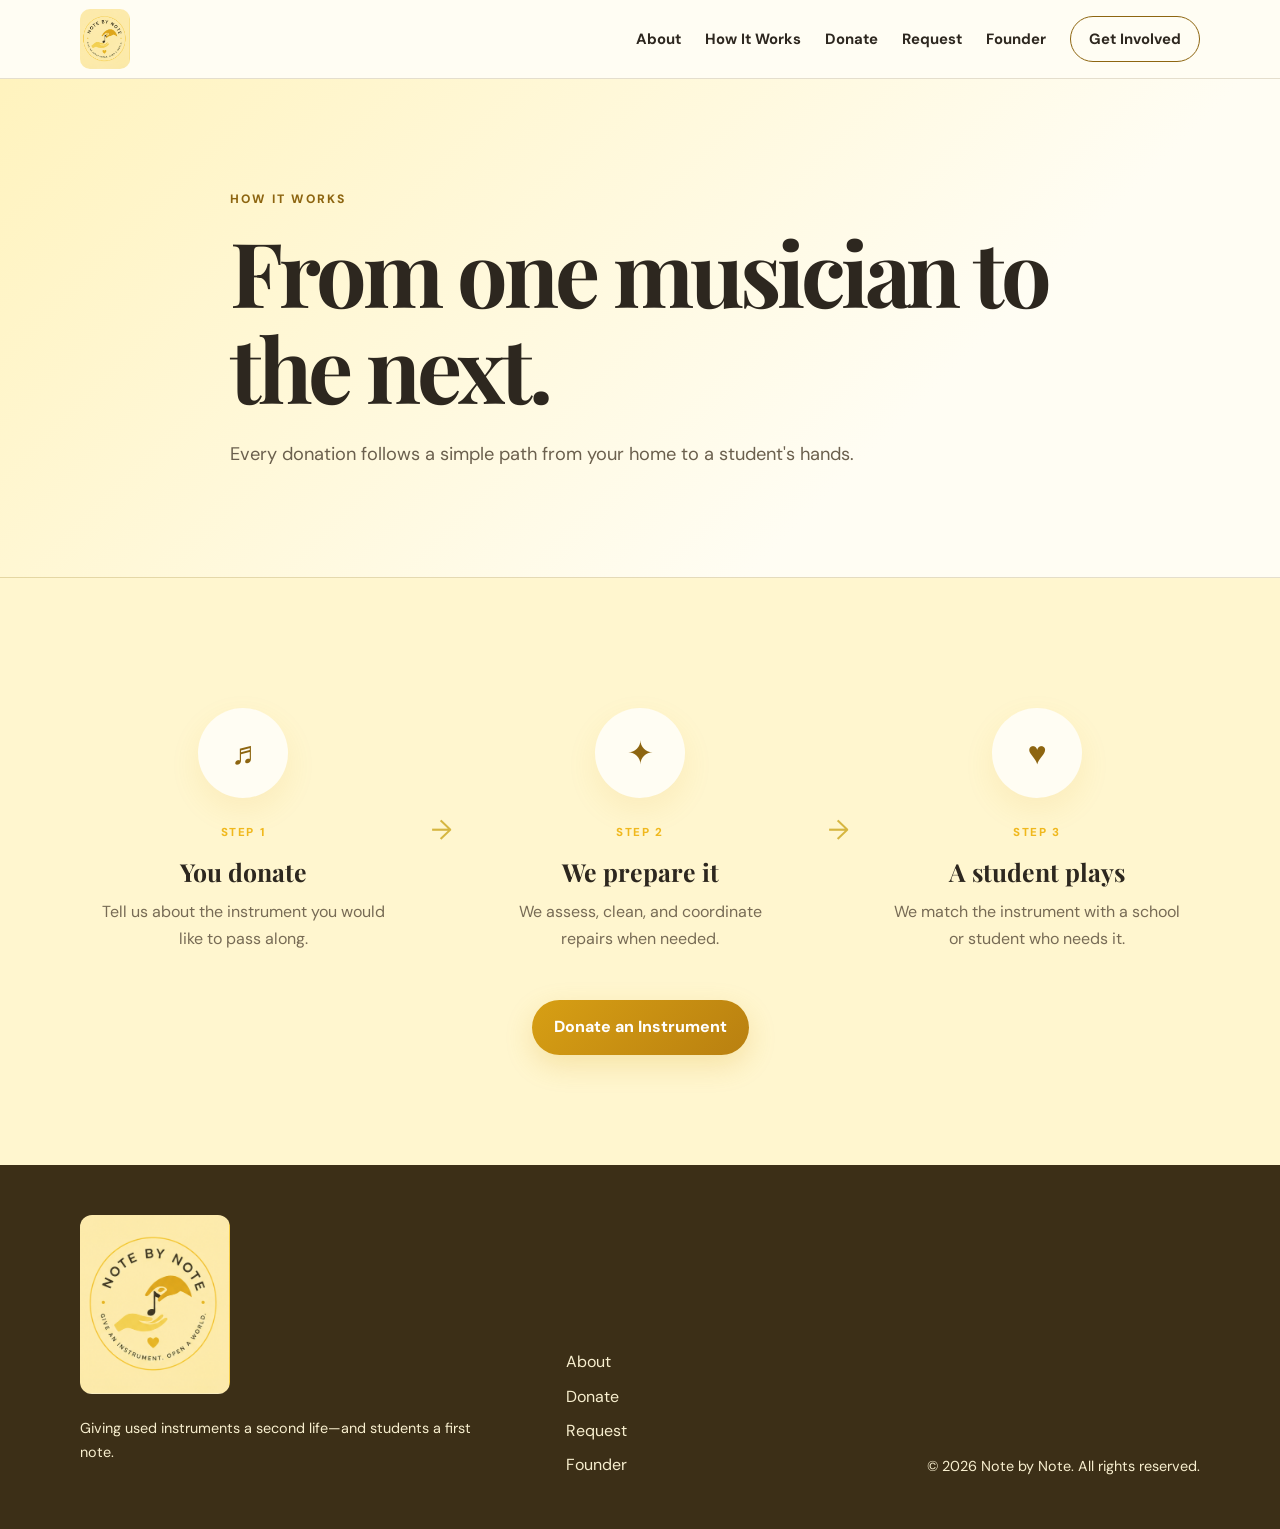
<file: how-it-works.html>
<!DOCTYPE html>
<html lang="en">
<head>
  <meta charset="UTF-8" />
  <meta name="viewport" content="width=device-width, initial-scale=1.0" />
  <meta name="description" content="Note by Note gives used musical instruments a second life by placing them in the hands of students at underresourced schools." />
  <title>How It Works | Note by Note</title>
  <link rel="preconnect" href="https://fonts.googleapis.com">
  <link rel="preconnect" href="https://fonts.gstatic.com" crossorigin>
  <link href="https://fonts.googleapis.com/css2?family=DM+Sans:wght@400;500;600;700&family=Playfair+Display:wght@600;700&display=swap" rel="stylesheet">
  <link rel="stylesheet" href="styles.css" />
</head>
<body>

<header class="site-header">
  <div class="container nav-wrap">
    <a href="index.html" class="brand" aria-label="Note by Note home">
      <img src="logo-note-by-note.png" alt="Note by Note logo" class="header-logo">
    </a>

    <button class="menu-toggle" aria-label="Open navigation" aria-expanded="false">
      <span></span><span></span><span></span>
    </button>

    <nav class="nav-links" aria-label="Main navigation">
      <a href="about.html">About</a>
      <a href="how-it-works.html">How It Works</a>
      <a href="donate.html">Donate</a>
      <a href="request.html">Request</a>
      <a href="founder.html">Founder</a>
      <a href="contact.html" class="nav-cta">Get Involved</a>
    </nav>
  </div>
</header>
<main>

<section class="page-hero warm-page-hero">
  <div class="container narrow">
    <p class="eyebrow">HOW IT WORKS</p>
    <h1>From one musician to the next.</h1>
    <p>Every donation follows a simple path from your home to a student's hands.</p>
  </div>
</section>

<section class="section warm-section">
  <div class="container">
    <div class="steps">
      <article class="step">
        <div class="step-icon">♬</div>
        <span>STEP 1</span>
        <h3>You donate</h3>
        <p>Tell us about the instrument you would like to pass along.</p>
      </article>
      <div class="step-arrow">→</div>
      <article class="step">
        <div class="step-icon">✦</div>
        <span>STEP 2</span>
        <h3>We prepare it</h3>
        <p>We assess, clean, and coordinate repairs when needed.</p>
      </article>
      <div class="step-arrow">→</div>
      <article class="step">
        <div class="step-icon">♥</div>
        <span>STEP 3</span>
        <h3>A student plays</h3>
        <p>We match the instrument with a school or student who needs it.</p>
      </article>
    </div>
    <div class="centered cta-spacer">
      <a href="donate.html" class="button button-primary">Donate an Instrument</a>
    </div>
  </div>
</section>

</main>

<footer>
  <div class="container footer-grid">
    <div>
      <a href="index.html" class="brand footer-brand">
        <img src="logo-note-by-note.png" alt="Note by Note logo" class="footer-logo">
      </a>
      <p>Giving used instruments a second life—and students a first note.</p>
    </div>
    <div class="footer-links">
      <a href="about.html">About</a>
      <a href="donate.html">Donate</a>
      <a href="request.html">Request</a>
      <a href="founder.html">Founder</a>
    </div>
    <p class="copyright">© <span id="year"></span> Note by Note. All rights reserved.</p>
  </div>
</footer>
<script src="script.js"></script>
</body>
</html>
</file>
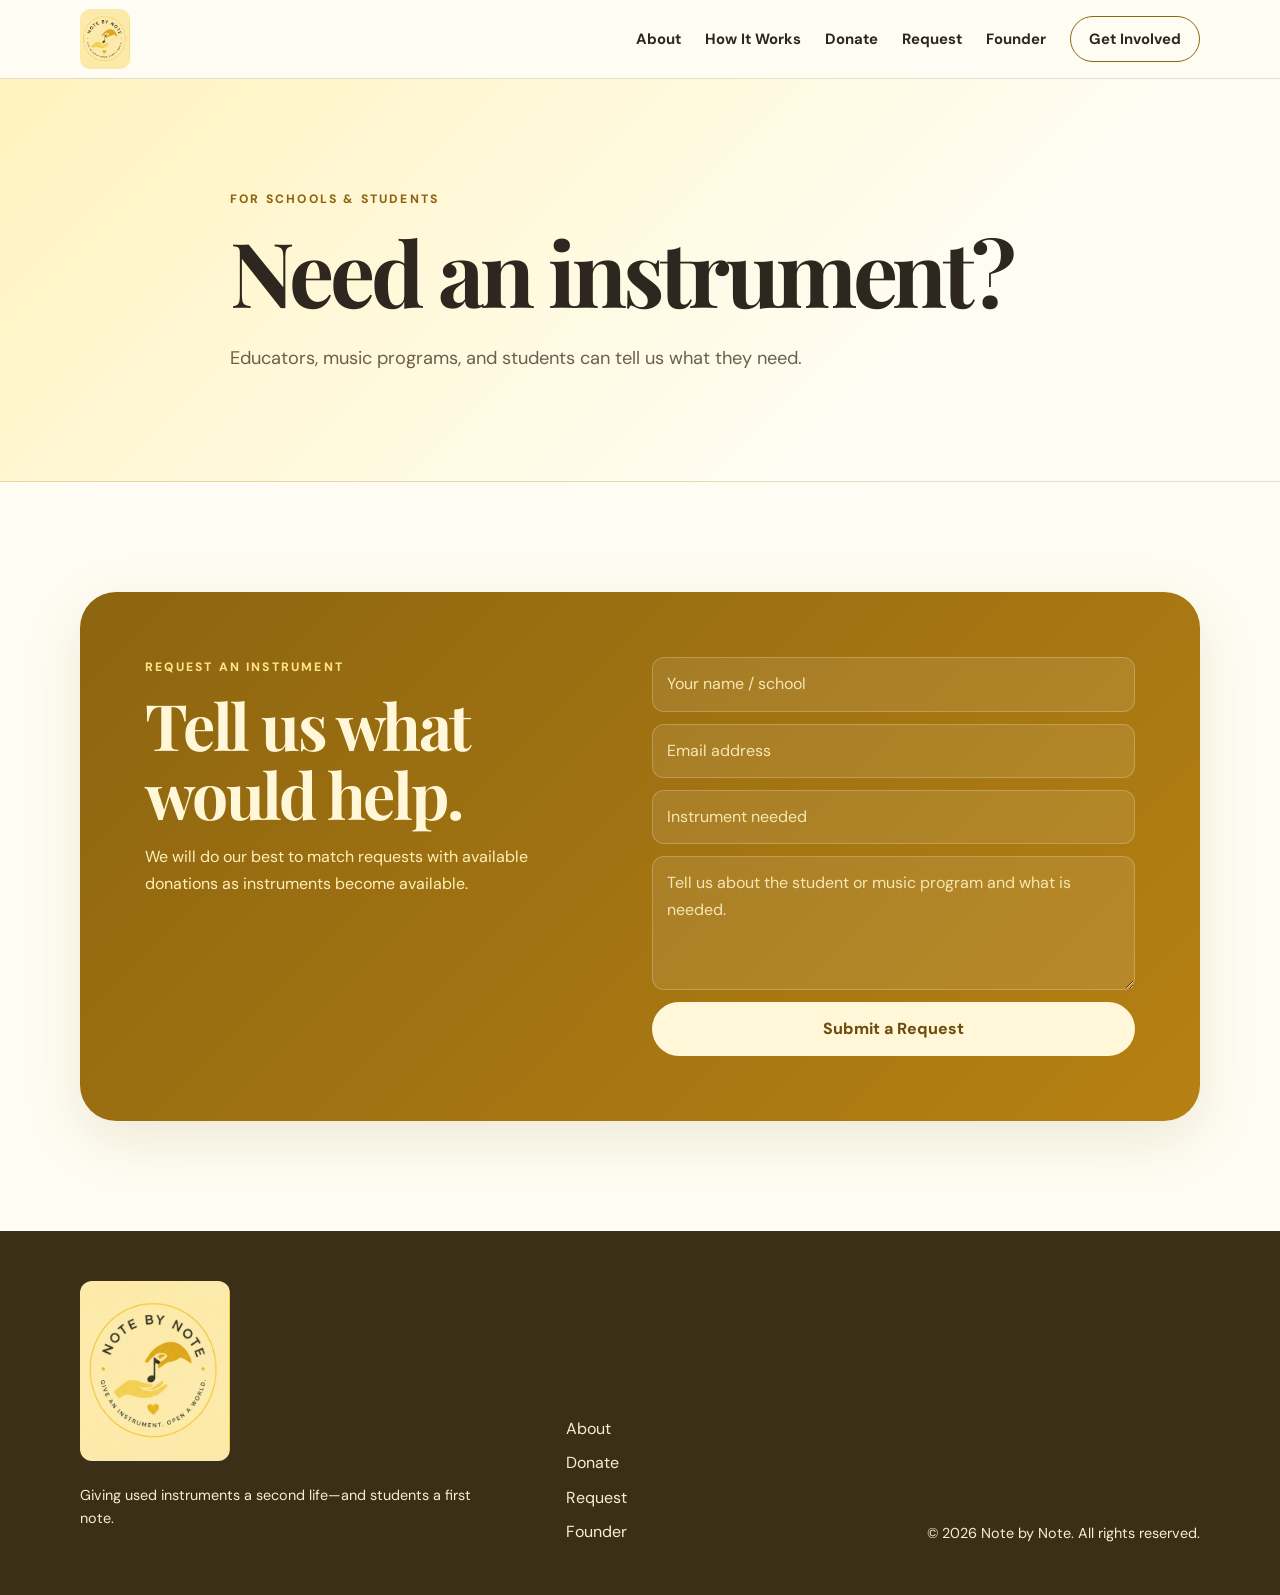
<file: request.html>
<!DOCTYPE html>
<html lang="en">
<head>
  <meta charset="UTF-8" />
  <meta name="viewport" content="width=device-width, initial-scale=1.0" />
  <meta name="description" content="Note by Note gives used musical instruments a second life by placing them in the hands of students at underresourced schools." />
  <title>Request an Instrument | Note by Note</title>
  <link rel="preconnect" href="https://fonts.googleapis.com">
  <link rel="preconnect" href="https://fonts.gstatic.com" crossorigin>
  <link href="https://fonts.googleapis.com/css2?family=DM+Sans:wght@400;500;600;700&family=Playfair+Display:wght@600;700&display=swap" rel="stylesheet">
  <link rel="stylesheet" href="styles.css" />
</head>
<body>

<header class="site-header">
  <div class="container nav-wrap">
    <a href="index.html" class="brand" aria-label="Note by Note home">
      <img src="logo-note-by-note.png" alt="Note by Note logo" class="header-logo">
    </a>

    <button class="menu-toggle" aria-label="Open navigation" aria-expanded="false">
      <span></span><span></span><span></span>
    </button>

    <nav class="nav-links" aria-label="Main navigation">
      <a href="about.html">About</a>
      <a href="how-it-works.html">How It Works</a>
      <a href="donate.html">Donate</a>
      <a href="request.html">Request</a>
      <a href="founder.html">Founder</a>
      <a href="contact.html" class="nav-cta">Get Involved</a>
    </nav>
  </div>
</header>
<main>

<section class="page-hero request-page-head">
  <div class="container narrow">
    <p class="eyebrow">FOR SCHOOLS & STUDENTS</p>
    <h1>Need an instrument?</h1>
    <p>Educators, music programs, and students can tell us what they need.</p>
  </div>
</section>

<section class="section">
  <div class="container request-card">
    <div>
      <p class="eyebrow light-eyebrow">REQUEST AN INSTRUMENT</p>
      <h2>Tell us what would help.</h2>
      <p>
        We will do our best to match requests with available donations as instruments become available.
      </p>
    </div>
    <form class="request-form" id="requestForm" action="https://formsubmit.co/notebynote222@gmail.com" method="POST">
      <input type="hidden" name="_subject" value="New Note by Note Instrument Request">
      <input type="hidden" name="_template" value="table">
      <input aria-label="Name" type="text" name="name_or_school" placeholder="Your name / school" required>
      <input aria-label="Email" type="email" name="email" placeholder="Email address" required>
      <input aria-label="Requested instrument" type="text" name="instrument_needed" placeholder="Instrument needed" required>
      <textarea aria-label="Request details" name="request_details" rows="4" placeholder="Tell us about the student or music program and what is needed."></textarea>
      <button class="button button-light" type="submit">Submit a Request</button>
      
    </form>
  </div>
</section>

</main>

<footer>
  <div class="container footer-grid">
    <div>
      <a href="index.html" class="brand footer-brand">
        <img src="logo-note-by-note.png" alt="Note by Note logo" class="footer-logo">
      </a>
      <p>Giving used instruments a second life—and students a first note.</p>
    </div>
    <div class="footer-links">
      <a href="about.html">About</a>
      <a href="donate.html">Donate</a>
      <a href="request.html">Request</a>
      <a href="founder.html">Founder</a>
    </div>
    <p class="copyright">© <span id="year"></span> Note by Note. All rights reserved.</p>
  </div>
</footer>
<script src="script.js"></script>
</body>
</html>
</file>
<file: styles.css>
:root{
  --ink:#2d271f;
  --gold:#d79f14;
  --gold-dark:#8d6510;
  --gold-light:#f0b81d;
  --cream:#fff6cf;
  --paper:#fffdf3;
  --line:rgba(86,64,18,.16);
  --shadow:0 18px 60px rgba(107,79,18,.12);
}
*{box-sizing:border-box}
html{scroll-behavior:smooth}
body{margin:0;font-family:"DM Sans",sans-serif;color:var(--ink);background:var(--paper);line-height:1.65}
a{color:inherit;text-decoration:none}
button,input,textarea,select{font:inherit}
img{max-width:100%;display:block}
.container{width:min(1120px,calc(100% - 40px));margin:0 auto}
.narrow{max-width:820px;margin-left:auto;margin-right:auto}

.site-header{
  position:sticky;top:0;z-index:50;
  background:rgba(255,253,243,.94);
  backdrop-filter:blur(14px);
  border-bottom:1px solid var(--line);
}
.nav-wrap{min-height:78px;display:flex;align-items:center;justify-content:space-between;gap:24px}
.brand{display:inline-flex;align-items:center}
.header-logo{height:60px;width:auto;border-radius:10px}
.footer-logo{width:150px;height:auto;border-radius:12px}
.nav-links{display:flex;align-items:center;gap:24px;font-size:.93rem;font-weight:700}
.nav-links a:hover{color:var(--gold-dark)}
.nav-cta{border:1px solid var(--gold-dark);border-radius:999px;padding:10px 18px}
.menu-toggle{display:none;background:none;border:0;padding:6px}
.menu-toggle span{display:block;width:25px;height:2px;background:var(--ink);margin:5px}

.hero{
  min-height:700px;display:flex;align-items:center;position:relative;overflow:hidden;
  background:radial-gradient(circle at 82% 16%,rgba(255,211,76,.42),transparent 24rem),
             linear-gradient(135deg,#fff7d8,#fffdf3 62%);
}
.hero-grid{display:grid;grid-template-columns:1.08fr .92fr;gap:70px;align-items:center;padding:80px 0}
.eyebrow{color:var(--gold-dark);font-size:.76rem;letter-spacing:.18em;font-weight:800;margin:0 0 14px}
.hero h1,.page-hero h1,h2{font-family:"Playfair Display",serif;line-height:1.07;margin:0}
.hero h1{font-size:clamp(3.5rem,7vw,6.7rem);letter-spacing:-.045em}
.hero h1 span{font-style:italic;color:var(--gold-dark)}
.hero-text{font-size:1.16rem;max-width:650px;margin:28px 0 30px;color:#625744}
.hero-actions,.cta-row{display:flex;gap:14px;flex-wrap:wrap}
.button{border:0;border-radius:999px;padding:14px 22px;display:inline-flex;justify-content:center;align-items:center;font-weight:800;cursor:pointer;transition:.2s}
.button:hover{transform:translateY(-2px)}
.button-primary{background:linear-gradient(135deg,#d79f14,#b98010);color:#fff;box-shadow:0 10px 28px rgba(215,159,20,.22)}
.button-primary:hover{background:linear-gradient(135deg,#bd8610,#8d6510)}
.button-secondary{border:1px solid var(--gold-dark);background:transparent;color:var(--gold-dark)}
.button-light{background:#fff7d8;color:#6e4e0d}
.full{width:100%}
.mini-proof{margin-top:38px;border-left:3px solid var(--gold-light);padding-left:16px;max-width:430px}
.mini-proof strong,.mini-proof span{display:block}
.mini-proof span{font-size:.92rem;color:#776b55}
.logo-showcase{width:min(430px,88vw);padding:18px;border-radius:34px;background:rgba(255,255,255,.56);border:1px solid rgba(215,159,20,.18);box-shadow:var(--shadow)}
.logo-showcase img{width:100%;border-radius:24px}
.hero-notes{position:absolute;font-family:serif;color:rgba(215,159,20,.12);font-size:11rem}
.note-one{left:-20px;top:90px;transform:rotate(-12deg)}
.note-two{right:-10px;bottom:-25px;transform:rotate(10deg)}

.mission-strip{background:linear-gradient(90deg,#7f5b0d,#b8800d);color:#fff7d8}
.mission-strip-grid{min-height:72px;display:flex;align-items:center;justify-content:space-between;gap:15px;letter-spacing:.12em;font-size:.82rem;font-weight:800}

.section{padding:110px 0}
.centered{text-align:center}
.section-subtitle{color:#776b55;font-size:1.06rem}
h2{font-size:clamp(2.5rem,5vw,4.7rem);letter-spacing:-.035em}
.split-section{display:grid;grid-template-columns:.85fr 1.15fr;gap:90px}
.large-body{font-size:1.12rem;color:#6b604e}
.large-body p:first-child{margin-top:0}
.impact-cards{margin-top:70px;display:grid;grid-template-columns:repeat(3,1fr);border-top:1px solid var(--line);border-bottom:1px solid var(--line)}
.impact-card{padding:34px 30px}
.impact-card+.impact-card{border-left:1px solid var(--line)}
.impact-number{color:var(--gold-light);font-weight:800;letter-spacing:.1em;font-size:.78rem}
.impact-card h3{font-size:1.15rem;margin:16px 0 8px}
.impact-card p{color:#776b55;margin:0;font-size:.95rem}

.page-hero{
  padding:110px 0 90px;
  background:radial-gradient(circle at 85% 20%,rgba(255,211,76,.35),transparent 24rem),
             linear-gradient(135deg,#fff7d8,#fffdf3 68%);
  border-bottom:1px solid var(--line)
}
.page-hero h1{font-size:clamp(3.1rem,7vw,6rem);letter-spacing:-.045em;margin:0 0 24px}
.page-hero p:not(.eyebrow){max-width:720px;font-size:1.14rem;color:#6b604e}
.warm-page-hero,.request-page-head,.founder-page-head{background:linear-gradient(135deg,#fff3be,#fffdf3 70%)}
.warm-section{background:var(--cream)}

.steps{display:grid;grid-template-columns:1fr auto 1fr auto 1fr;align-items:center;gap:25px}
.step{text-align:center;padding:20px}
.step-icon{width:90px;height:90px;border-radius:50%;display:grid;place-items:center;background:var(--paper);color:var(--gold-dark);margin:0 auto 20px;font-size:2rem;box-shadow:0 12px 30px rgba(215,159,20,.10)}
.step span{color:var(--gold-light);font-size:.72rem;font-weight:800;letter-spacing:.14em}
.step h3{margin:8px 0 6px;font-family:"Playfair Display",serif;font-size:1.55rem}
.step p{color:#776b55;margin:0}
.step-arrow{font-size:1.7rem;color:#d6b640}
.cta-spacer{display:flex;justify-content:center;margin-top:28px}

.form-layout{display:grid;grid-template-columns:.92fr 1.08fr;gap:70px;align-items:start}
.form-intro{position:sticky;top:110px}
.form-intro>p:not(.eyebrow){color:#776b55;font-size:1.05rem}
.accepted-box{margin-top:30px;padding:22px;background:var(--cream);border-radius:18px}
.accepted-box p{margin:5px 0 0;color:#776b55}
.card-form{background:#fff;border:1px solid var(--line);border-radius:28px;padding:34px;box-shadow:var(--shadow)}
.card-form label{display:block;font-size:.88rem;font-weight:800;margin-bottom:18px}
.two-col{display:grid;grid-template-columns:1fr 1fr;gap:16px}
input,textarea,select{width:100%;margin-top:7px;border:1px solid #eadfb9;border-radius:12px;padding:13px 14px;background:#fffdf5;color:var(--ink);outline:none}
input:focus,textarea:focus,select:focus{border-color:var(--gold);box-shadow:0 0 0 3px rgba(215,159,20,.10)}
textarea{resize:vertical}
.form-note{font-size:.76rem;color:#8a7a5d;margin:12px 0 0}
.form-message,.request-message{min-height:24px;font-weight:700;font-size:.88rem}

.request-card{background:linear-gradient(135deg,#8d6510,#b68113);color:#fff;border-radius:36px;padding:65px;display:grid;grid-template-columns:.95fr 1.05fr;gap:70px;box-shadow:var(--shadow)}
.request-card h2{color:#fff7d8}
.request-card>div>p:last-child{color:#fff0bb}
.light-eyebrow{color:#ffe38b}
.request-form{display:grid;gap:12px}
.request-form input,.request-form textarea{margin-top:0;background:rgba(255,255,255,.09);border-color:rgba(255,255,255,.22);color:#fff}
.request-form input::placeholder,.request-form textarea::placeholder{color:#f6e7b2}

.founder-grid{display:grid;grid-template-columns:.85fr 1.15fr;gap:80px;align-items:center}
.founder-image{width:100%;aspect-ratio:4/5;object-fit:cover;object-position:center center;display:block;border-radius:190px 190px 26px 26px;box-shadow:var(--shadow)}
.founder-copy>p:not(.eyebrow):not(.signature){color:#6b604e;font-size:1.05rem}
.signature{font-family:"Playfair Display",serif;font-style:italic;color:var(--gold-dark);font-size:1.2rem}

.get-involved{background:#fff3c4}
.get-involved .cta-row{justify-content:center;margin-top:28px}
.contact-placeholder{color:#8a7a5d;font-size:.88rem;margin-top:25px}

footer{background:#3c2f17;color:#f8efcf;padding:50px 0}
.footer-grid{display:grid;grid-template-columns:1.2fr .7fr .9fr;gap:40px;align-items:end}
.footer-grid p{max-width:420px;font-size:.9rem}
.footer-links{display:grid;gap:8px}
.footer-links a:hover{color:#fff}
.copyright{text-align:right;margin:0}

@media(max-width:860px){
  .menu-toggle{display:block}
  .nav-links{display:none;position:absolute;left:20px;right:20px;top:68px;background:#fff;padding:20px;border:1px solid var(--line);border-radius:18px;box-shadow:var(--shadow);flex-direction:column;align-items:stretch}
  .nav-links.open{display:flex}
  .nav-cta{text-align:center}
  .hero-grid,.split-section,.form-layout,.request-card,.founder-grid{grid-template-columns:1fr}
  .hero-grid{gap:30px}
  .hero-art{order:-1}
  .impact-cards{grid-template-columns:1fr}
  .impact-card+.impact-card{border-left:0;border-top:1px solid var(--line)}
  .steps{grid-template-columns:1fr}
  .step-arrow{transform:rotate(90deg);text-align:center}
  .form-intro{position:static}
  .request-card{padding:38px 26px;gap:30px}
  .footer-grid{grid-template-columns:1fr;align-items:start}
  .copyright{text-align:left}
}
@media(max-width:560px){
  .container{width:min(100% - 28px,1120px)}
  .section{padding:78px 0}
  .page-hero{padding:75px 0 60px}
  .page-hero h1{font-size:clamp(2.7rem,13vw,4.2rem)}
  .hero{min-height:auto}
  .hero-grid{padding:50px 0 65px}
  .hero-art{display:none}
  .mission-strip-grid{overflow-x:auto;justify-content:flex-start;white-space:nowrap}
  .two-col{grid-template-columns:1fr;gap:0}
  .card-form{padding:24px;border-radius:22px}
}
</file>
